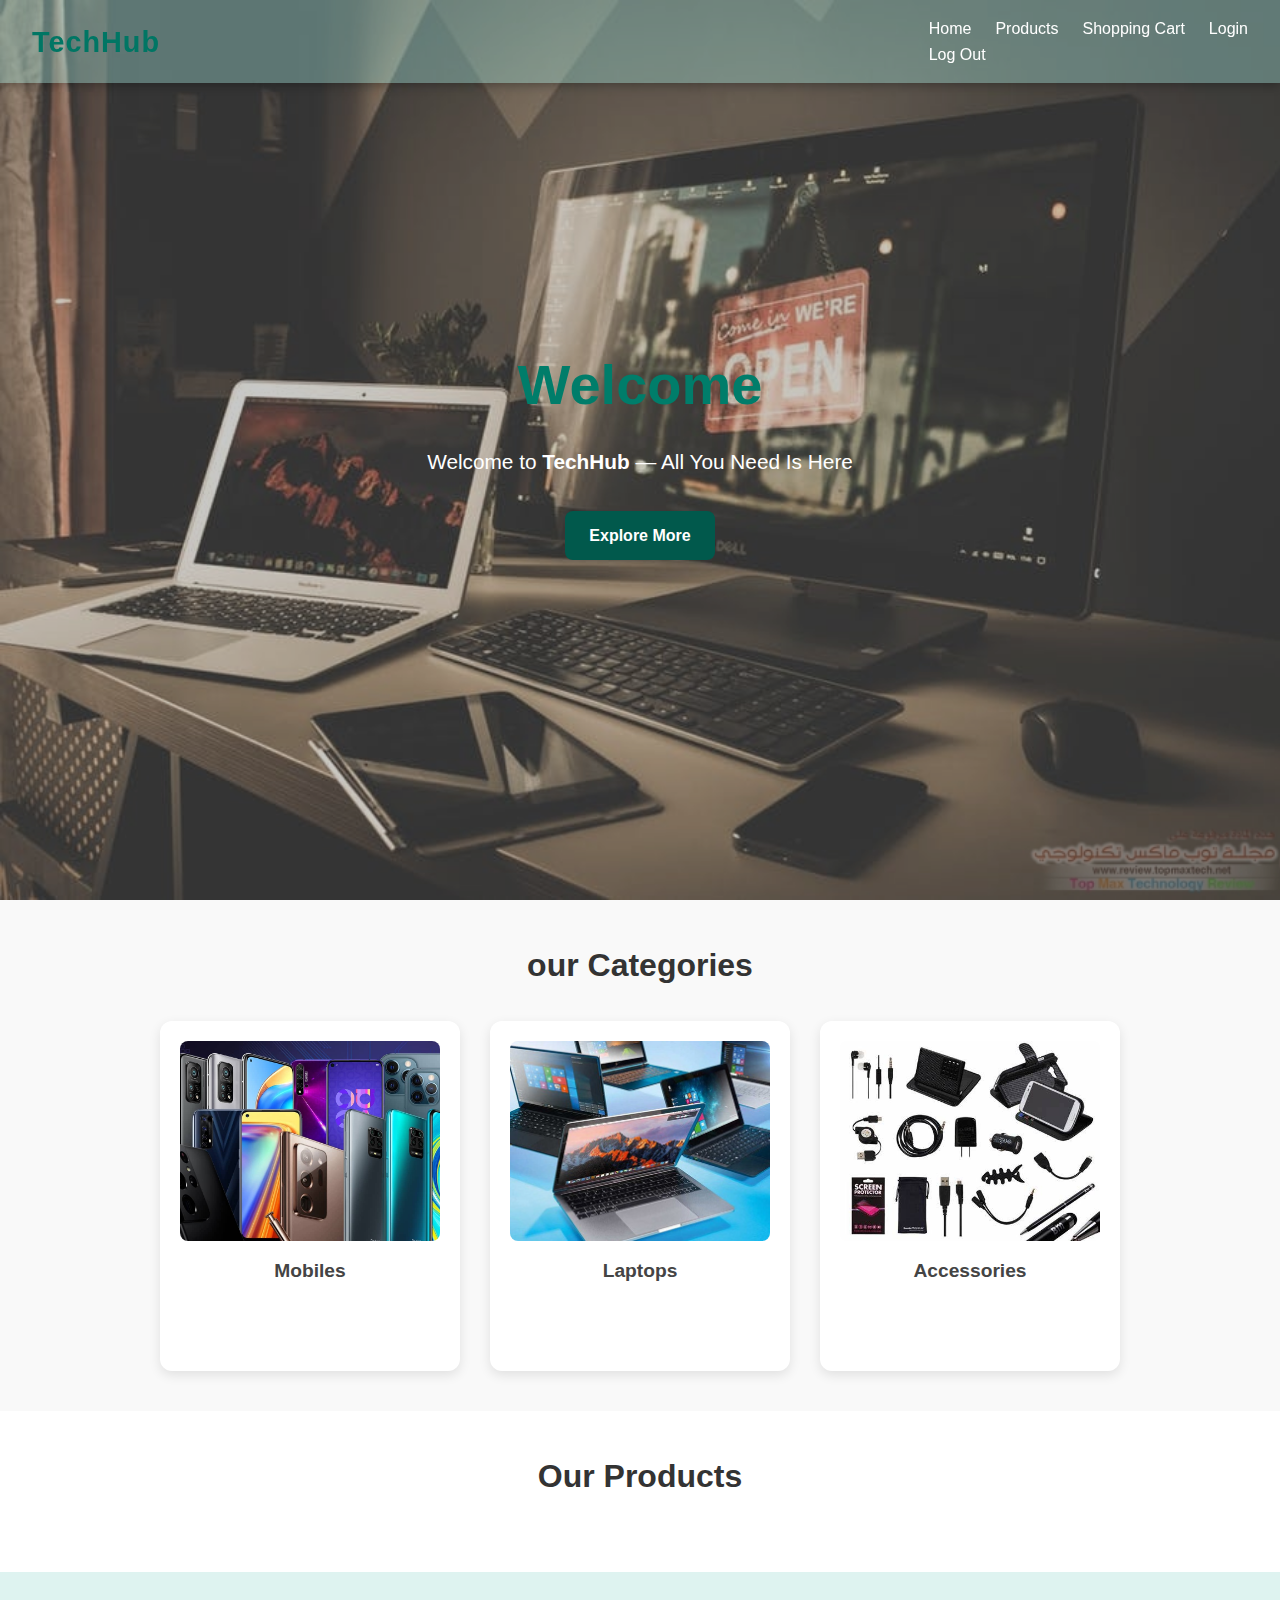
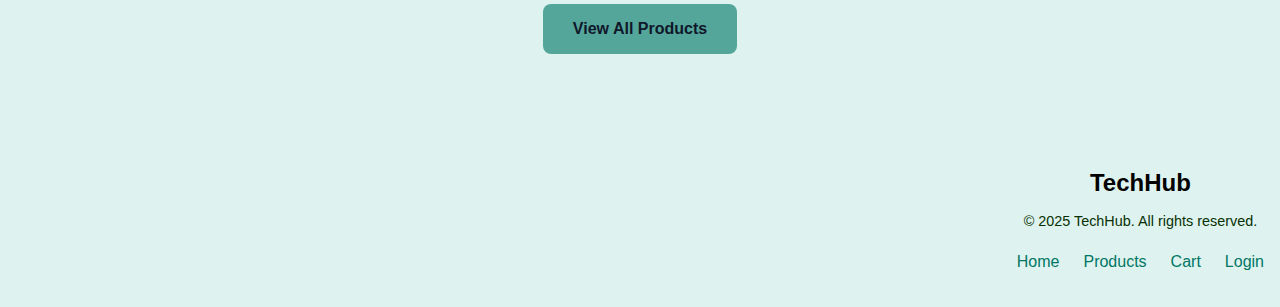
<file: index.html>
<!DOCTYPE html>
<html lang="en">
<head>
  <meta charset="UTF-8" />
  <meta name="viewport" content="width=device-width, initial-scale=1.0"/>
  <title>TechHub</title>
  <link rel="stylesheet" href="./css/index.css" />
   <link
      rel="stylesheet"
      href="https://cdnjs.cloudflare.com/ajax/libs/font-awesome/6.7.2/css/all.min.css"
      integrity="sha512-Evv84Mr4kqVGRNSgIGL/F/aIDqQb7xQ2vcrdIwxfjThSH8CSR7PBEakCr51Ck+w+/U6swU2Im1vVX0SVk9ABhg=="
      crossorigin="anonymous"
      referrerpolicy="no-referrer"
    />
</head>
<body>
  <!-- Header -->
  <header id="header">
    <h1>TechHub</h1>
    <nav>
      <ul>
        <li><a href="./index.html">Home</a></li>
        <li><a href="./html/Product.html">Products</a></li>
        <li><a href="./html/shoppingcart.html">Shopping Cart</a></li>
        <li>
          <a href="./html/login.html">Login</a>
        </li>
      </ul>
      <div class="logOut">
            Log Out
          </div>
    </nav>
  </header>

  <!-- Intro Section -->
  <section id="intro">
    <div class="layout"></div>
    <div class="content">
      <h2>Welcome</h2>
      <p>Welcome to <strong>TechHub</strong> — All You Need Is Here</p>
      <a href="#one" class="button">Explore More</a>
    </div>
  </section>

  <!-- Category Section -->
  <section class="category-section" id="one">
    <h2 class="section-title">our Categories</h2>
    <div class="category-cards">
      <div class="category-card">
        <div class="category-image">
          <img src="./assets/images/product7.jpg" alt="Mobiles" />
        </div>
        <h3>Mobiles</h3>
      </div>

      <div class="category-card">
        <div class="category-image">
          <img src="./assets/images/product9.jpg" alt="Laptops" />
        </div>
        <h3>Laptops</h3>
      </div>

      <div class="category-card">
        <div class="category-image">
          <img src="./assets/images/product5.jpg" alt="Accessories" />
        </div>
        <h3>Accessories</h3>
      </div>
    </div>
  </section>

  <!-- Products Section -->
  <section class="product-section">
    <h2 class="section-title">Our Products</h2>
    <div class="product-grid" id="product-grid">
    </div>
  </section>

  <!-- View More Button -->
  <div class="view-more-container">
    <a href="./html/Product.html" class="view-more-btn">View All Products</a>
  </div>

  <!-- Footer -->
  <footer class="site-footer">
    <div class="footer-container">
      <h3>TechHub</h3>
      <p>© 2025 TechHub. All rights reserved.</p>
      <ul class="footer-links">
        <li><a href="./index.html">Home</a></li>
        <li><a href="./html/Product.html">Products</a></li>
        <li><a href="./html/shoppingcart.html">Cart</a></li>
        <li><a href="./html/login.html">Login</a></li>
      </ul>
    </div>
  </footer>

  <script src="./js/productshow.js"></script>
  <script src="./js/homeproduct.js"></script>
  <script src="./js/index.js"></script>
</body>
</html>
</file>
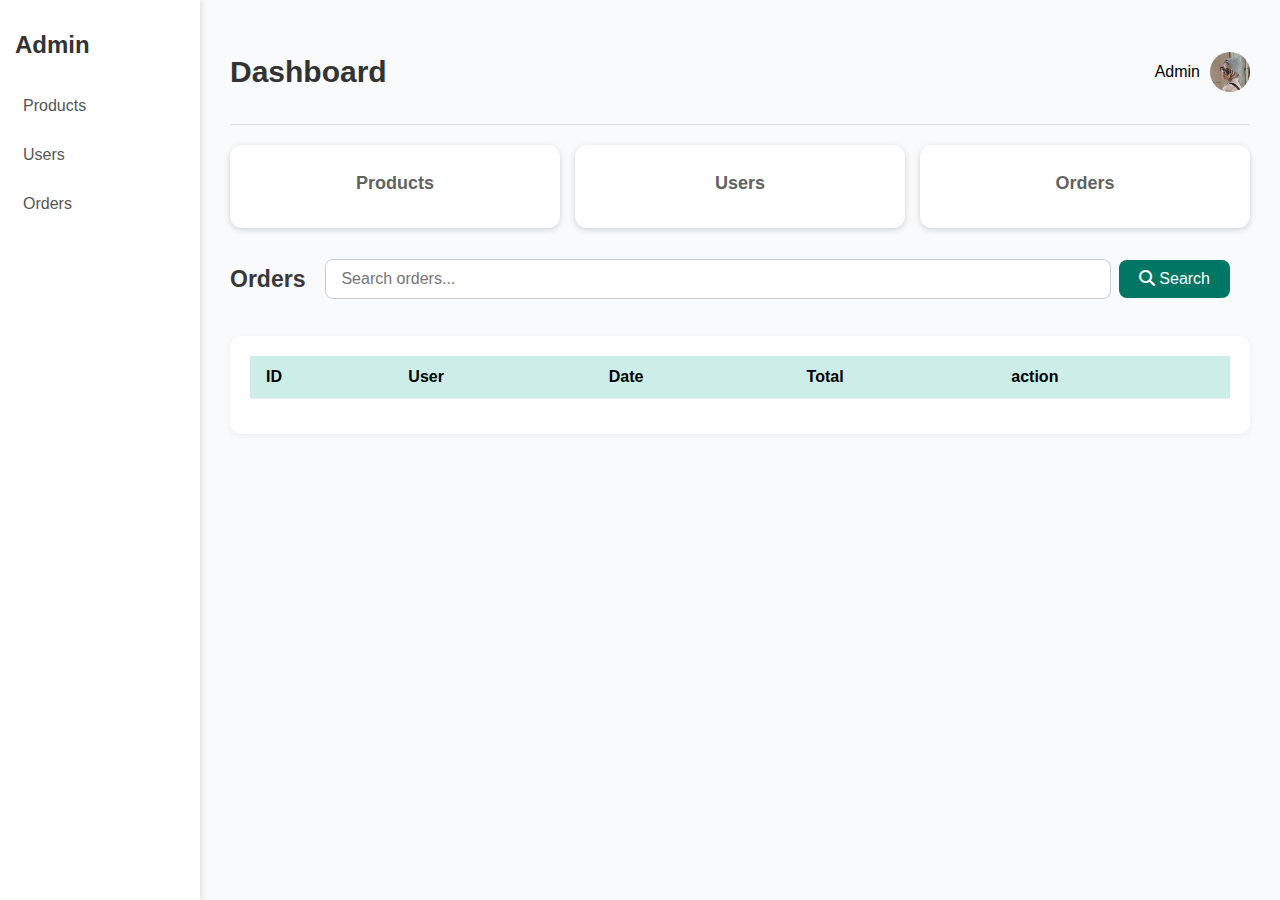
<file: html/adminorder.html>
<!DOCTYPE html>
<html lang="en">

<head>
  <meta charset="UTF-8">
  <meta name="viewport" content="width=device-width, initial-scale=1.0">
  <title>orders</title>
  <link rel="stylesheet" href="../css/adminDashboard.css">
  <link
      rel="stylesheet"
      href="https://cdnjs.cloudflare.com/ajax/libs/font-awesome/6.7.2/css/all.min.css"
      integrity="sha512-Evv84Mr4kqVGRNSgIGL/F/aIDqQb7xQ2vcrdIwxfjThSH8CSR7PBEakCr51Ck+w+/U6swU2Im1vVX0SVk9ABhg=="
      crossorigin="anonymous"
      referrerpolicy="no-referrer"
    />
</head>

<body>
  <div class="dashboard">
    <!-- Sidebar -->
    <aside class="sidebar">
      <h1>Admin</h1>
      <nav>
        <a href="./adminDashboard.html">Products</a>
        <a href="./adminusers.html">Users</a>
        <a href="./adminorder.html">Orders</a>
      </nav>
    </aside>

    <!-- Main Content -->
    <main class="main-content">
      <header class="header">
        <h2>Dashboard</h2>
        <div class="admin-info">
          <span>Admin</span>
          <img src="../assets/images/admin.jpg" alt="Admin avatar">
        </div>
      </header>

      <!-- Stats -->
      <section class="stats">
        <div class="stat-card">
          <h3>Products</h3>
          <p></p>
        </div>
        <div class="stat-card">
          <h3>Users</h3>
          <p></p>
        </div>
        <div class="stat-card">
          <h3>Orders</h3>
          <p></p>
        </div>
      </section>
      <!-- Orders Section -->
      <section id="orders" class="section">
        <div class="section-header">
          <h3>Orders</h3>
          <div class="search-bar">
              <input type="text" placeholder="Search orders...">
              <button class="seerchBtn"><i class="fas fa-search"></i> Search</button>
          </div>
          
      </div>
        <div class="table-container">
          <table>
            <thead>
              <tr>
                <th>ID</th>
                <th>User</th>
                <th>Date</th>
                <th>Total</th> 
                <th class="action">action</th> 
                <th class="id">id</th>
              </tr>
            </thead>
            <tbody>
              
            </tbody>
          </table>
          <div class="massageNoData">NO DATA</div>
              <div class="buttons"></div>
        </div>
      </section>
    </main>
  </div>
  <script src="../js/status.js"></script>
  <script src="../js/adminutils.js"></script>
  <script src="../js/adminorder.js"></script>
</body>

</html>
</file>
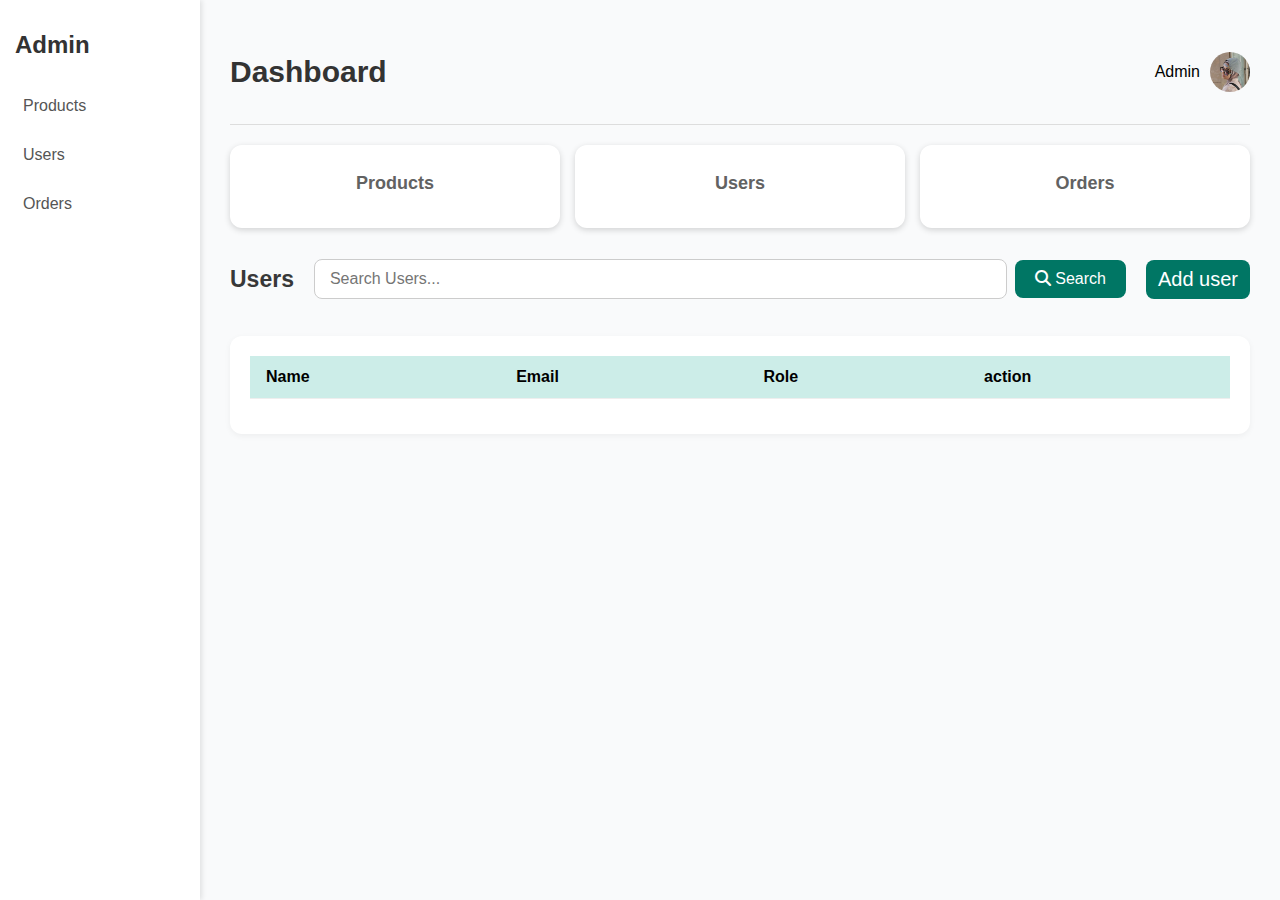
<file: html/adminusers.html>
<!DOCTYPE html>
<html lang="en">

<head>
  <meta charset="UTF-8">
  <meta name="viewport" content="width=device-width, initial-scale=1.0">
  <title>users</title>
  <link rel="stylesheet" href="../css/adminDashboard.css">
  <!-- <link rel="stylesheet" href="../css/register.css"> -->
  <link
      rel="stylesheet"
      href="https://cdnjs.cloudflare.com/ajax/libs/font-awesome/6.7.2/css/all.min.css"
      integrity="sha512-Evv84Mr4kqVGRNSgIGL/F/aIDqQb7xQ2vcrdIwxfjThSH8CSR7PBEakCr51Ck+w+/U6swU2Im1vVX0SVk9ABhg=="
      crossorigin="anonymous"
      referrerpolicy="no-referrer"
    />
</head>

<body>
  <div class="dashboard">
    <!-- Sidebar -->
    <aside class="sidebar">
      <h1>Admin</h1>
      <nav>
        <a href="./adminDashboard.html">Products</a>
        <a href="./adminusers.html">Users</a>
        <a href="./adminorder.html">Orders</a>
      </nav>
    </aside>

    <!-- Main Content -->
    <main class="main-content">
      <header class="header">
        <h2>Dashboard</h2>
        <div class="admin-info">
          <span>Admin</span>
          <img src="../assets/images/admin.jpg" alt="Admin avatar">
        </div>
      </header>

      <!-- Stats -->
      <section class="stats">
        <div class="stat-card">
          <h3>Products</h3>
          <p></p>
        </div>
        <div class="stat-card">
          <h3>Users</h3>
          <p></p>
        </div>
        <div class="stat-card">
          <h3>Orders</h3>
          <p></p>
        </div>
      </section>

      <!-- Users Section -->
      <section id="users" class="section">
        <div class="section-header">
          <h3>Users</h3>
          <div class="search-bar">
            <input type="text" placeholder="Search Users...">
            <button class="seerchBtn"><i class="fas fa-search"></i> Search</button>
          </div>
          <button id="addu">Add user</button> <!--add id-->
        </div>

        <div class="table-container">
          <table>
            <thead>
              <tr>
                <th>Name</th>
                <th>Email</th>
                <th>Role</th>
                <th class="action">action</th> 
                <th class="id">id</th>
              </tr>
            </thead>
            <tbody>
              
            </tbody>

          </table>
          <div class="massageNoData">NO DATA</div>
                    <div class="buttons"></div>
        </div>
      </section>
<!-- ------------------------------------------------------------------------------------------------------ -->

<div id="cartOverlay" class="cartOverlay"></div>
    <div id="cartModal" class="cartModal">
      <header id="header" class="header">
        <h2>Add User</h2>
        <button id="headerclose" class="headerclose"><i class="fa-solid fa-xmark"></i></button>
      </header>

      <section class="register">
        <!-- <h1>Sign up</h1> -->
        <!-- <form action=""> -->
            <!-- <label for="name"> name </label> -->
            <!-- <br> -->
            <input  type="text" name="name" id="name" class="register" placeholder="Enter the name">
            <div id="errorname">user name should be more than three characters</div>
    
            <!-- <label for="email"> email </label> -->
            <!-- <br> -->
            <input type="email" name="email" id="email" class="register" placeholder="Enter the email">
            <div id="erroremail">invalid email</div>
    
            <!-- <label for="username"> username </label> -->
            <!-- <br> -->
            <input type="text" name="username" id="username" class="register" placeholder="Enter the username">
            <div id="errorusername">user name should be more than three characters</div>
    
            <!-- <label for="password"> password </label> -->
            <!-- <br> -->
            <input type="password" name="password" id="password" class="register" placeholder="Enter the password">
            <div id="errorpassword">weak password have to include upper and lower case and special chacacter</div>
    
            <!-- <label for="confirm"> confirm </label> -->
            <!-- <br> -->
            <input type="password" name="confirm" id="confirm" class="register" placeholder="Enter the confirm">
            <div id="errorconfirm">password does not match</div>
    
            <!-- <label for="phone"> phone </label> -->
            <!-- <br> -->
            <input type="tel" name="phone" id="phone" class="register" placeholder="Enter the phone">
            <div id="errorphone">invalid number</div>

            <select name="role" id="role">
                <option value="customer">customer</option>
                <option value="seller">seller</option>
                <option value="admin">admin</option>
            </select>
            <br>
            <br>
            <br>
    
            <!-- <button type="submit" id="submit">register</button> -->
        <!-- </form> -->
    </section>


      <footer>
        <button id="adduser" class="addproduct">Add</button>
        <button id="cencelproduct" class="cencelproduct">Cancel</button>
      </footer>
      <!-- <span id="submit"></span>
      <span id="signIn"></span> -->
    </div>


  <!----------------------------------------------------------------------------------------------------->
  <div id="cartOverlaydelete" class="cartOverlay"></div>
  <div id="cartModaldelete" class="cartModal">
    <!-- <header id="headerupdate" class="header"> -->
      <h2>You are sure delete it ?</h2>

      <!-- <button id="headercloseupdate" class="headerclose"><i class="fa-solid fa-xmark"></i></button> -->
    <!-- </header> -->
    
    <footer>
      <button id="productdelete" class="addproduct">delete</button>
      <button id="cencelproductdelete" class="cencelproduct">Cancel</button>           <!---edit it-->>
    </footer>

  </div>






  
  </div>
  <script src="../js/validation.js"></script>
  <script src="../js/regester.js"></script>
  <script src="../js/status.js"></script>
  <script src="../js/adminutils.js"></script>
  <script src="../js/adminUser.js"></script>

  
</body>

</html>
</file>
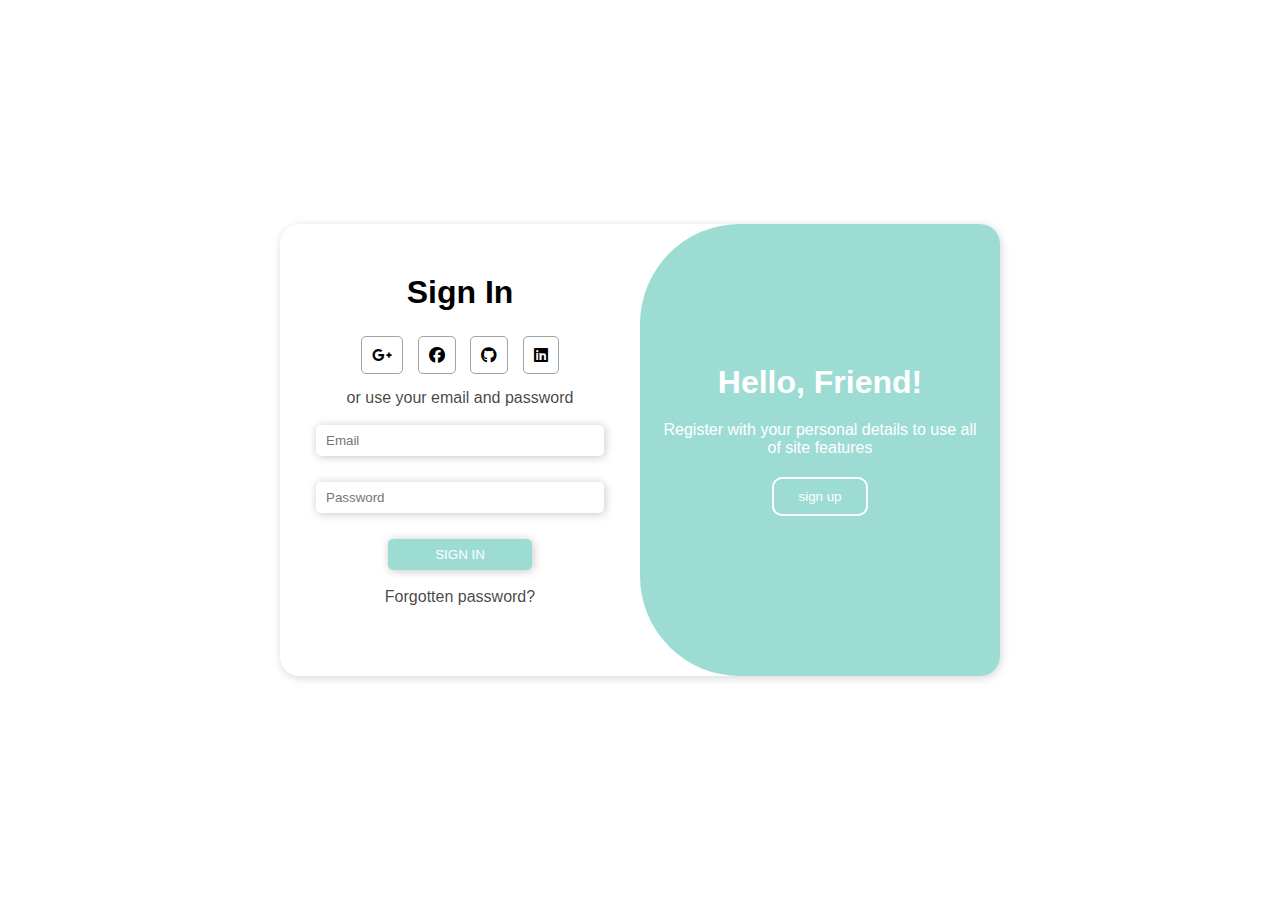
<file: html/login.html>
<!DOCTYPE html>
<html lang="en">
<head>
    <meta charset="UTF-8">
    <meta name="viewport" content="width=device-width, initial-scale=1.0">
    <title>Log In</title>
    <link rel="stylesheet" href="../css/login.css">
    <link rel="stylesheet" href="https://cdnjs.cloudflare.com/ajax/libs/font-awesome/6.7.2/css/all.min.css" integrity="sha512-Evv84Mr4kqVGRNSgIGL/F/aIDqQb7xQ2vcrdIwxfjThSH8CSR7PBEakCr51Ck+w+/U6swU2Im1vVX0SVk9ABhg==" crossorigin="anonymous" referrerpolicy="no-referrer" />
</head>
<body>
    <main>
        <section class="logIn">
            <h1>Sign In</h1>
            <div class="icons">
                <i class="fa-brands fa-google-plus-g"></i>
                <i class="fa-brands fa-facebook"></i>
                <i class="fa-brands fa-github"></i>
                <i class="fa-brands fa-linkedin"></i>
            </div>
            <p>or use your email and password</p>
            <form action="">
                <input type="email" id="email" placeholder="Email">
                <div id="erroremail">invalid email</div>

                <!-- <br> -->
                <input type="password" id="password" placeholder="Password">
                <div id="errorpassword">weak password have to include upper and lower case and special chacacter</div>

                <!-- <br> -->
                <button class="submit" type="submit" id="submit">SIGN IN</button>
            </form>
            <p class="forget">Forgotten password?</p>
            
        </section>
        <section class="welcome">
            <h1>Hello, Friend!</h1>
            <p>Register with your personal details to use all of site features</p>
            <button class="sign-up" id="sign-up">sign up</button>
        </section>
        <script src="../js/validation.js"></script>
        <script src="../js/login.js"></script>
    </main>
    
</body>
</html>
</file>
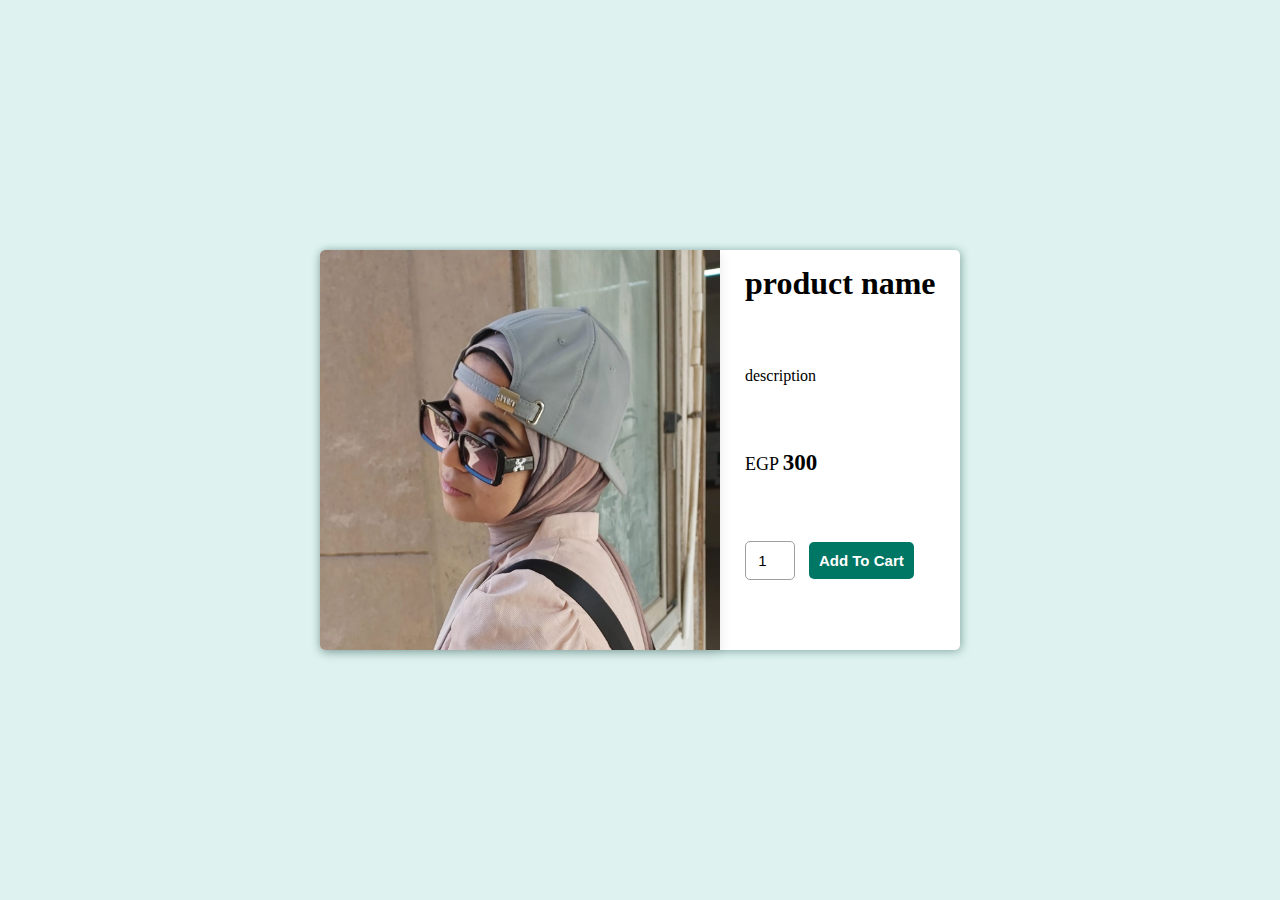
<file: html/productDetails.html>
<!DOCTYPE html>
<html lang="en">
  <head>
    <meta charset="UTF-8" />
    <meta name="viewport" content="width=device-width, initial-scale=1.0" />
    <title>Document</title>
    <link rel="stylesheet" href="../css/productDetails.css" />
  </head>
  <body>
    <main>
      <section id="sectionone">
        <!-- <img src="../assets/images/Dell-Sept-14.jpg" alt=""> -->
        <div id="img"></div>
      </section>
      <section id="sectiontwo">
        <h1>product name</h1>
        <p id="description">description</p>

        <div id="price">
          <!-- <span>EGP</span> -->
          <p>EGP <span>300</span></p>
        </div>
        <div>
          <input type="number" name="number" id="number" value="1" />
          <button id="addcart">Add To Cart</button>
        </div>
      </section>
    </main>
  </body>
</html>
</file>
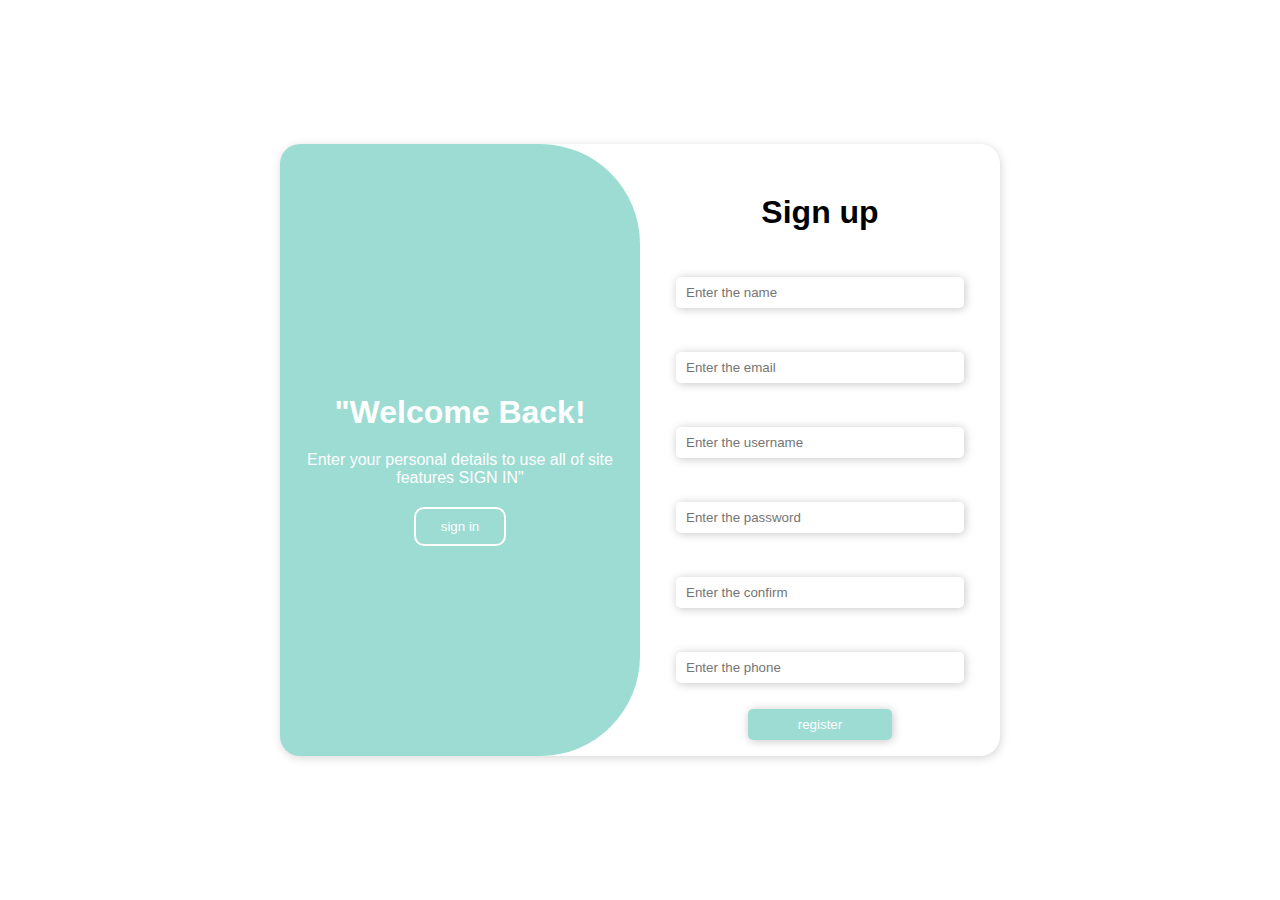
<file: html/register.html>
<!DOCTYPE html>
<html lang="en">
<head>
    <meta charset="UTF-8">
    <meta name="viewport" content="width=device-width, initial-scale=1.0">
    <title>Register</title>
    <link rel="stylesheet" href="../css/register.css">
</head>
<body>
    <main>
        <section class="welcome">
            <h1>"Welcome Back!</h1>
            <p>Enter your personal details to use all of site features
                SIGN IN"</p>
            <button class="sign-in">sign in</button>
        </section>
    
        <section class="register">
            <h1>Sign up</h1>
            <form action="">
                <!-- <label for="name"> name </label> -->
                <br>
                <input  type="text" name="name" id="name" class="register" placeholder="Enter the name">
                <div id="errorname"> you should name increase three</div>
        
                <!-- <label for="email"> email </label> -->
                <br>
                <input type="email" name="email" id="email" class="register" placeholder="Enter the email">
                <div id="erroremail">invalid email</div>
        
                <!-- <label for="username"> username </label> -->
                <br>
                <input type="text" name="username" id="username" class="register" placeholder="Enter the username">
                <div id="errorusername">you should user name increase three</div>
        
                <!-- <label for="password"> password </label> -->
                <br>
                <input type="password" name="password" id="password" class="register" placeholder="Enter the password">
                <div id="errorpassword">invalid password</div>
        
                <!-- <label for="confirm"> confirm </label> -->
                <br>
                <input type="password" name="confirm" id="confirm" class="register" placeholder="Enter the confirm">
                <div id="errorconfirm">error</div>
        
                <!-- <label for="phone"> phone </label> -->
                <br>
                <input type="tel" name="phone" id="phone" class="register" placeholder="Enter the phone">
                <div id="errorphone">invalid phone</div>
        
                <button type="submit" id="submit">register</button>
            </form>
        </section>

    </main>
    
    
    <script src="../js/regester.js"></script>
    <script src="../js/validation.js"></script>
</body>
</html>
</file>
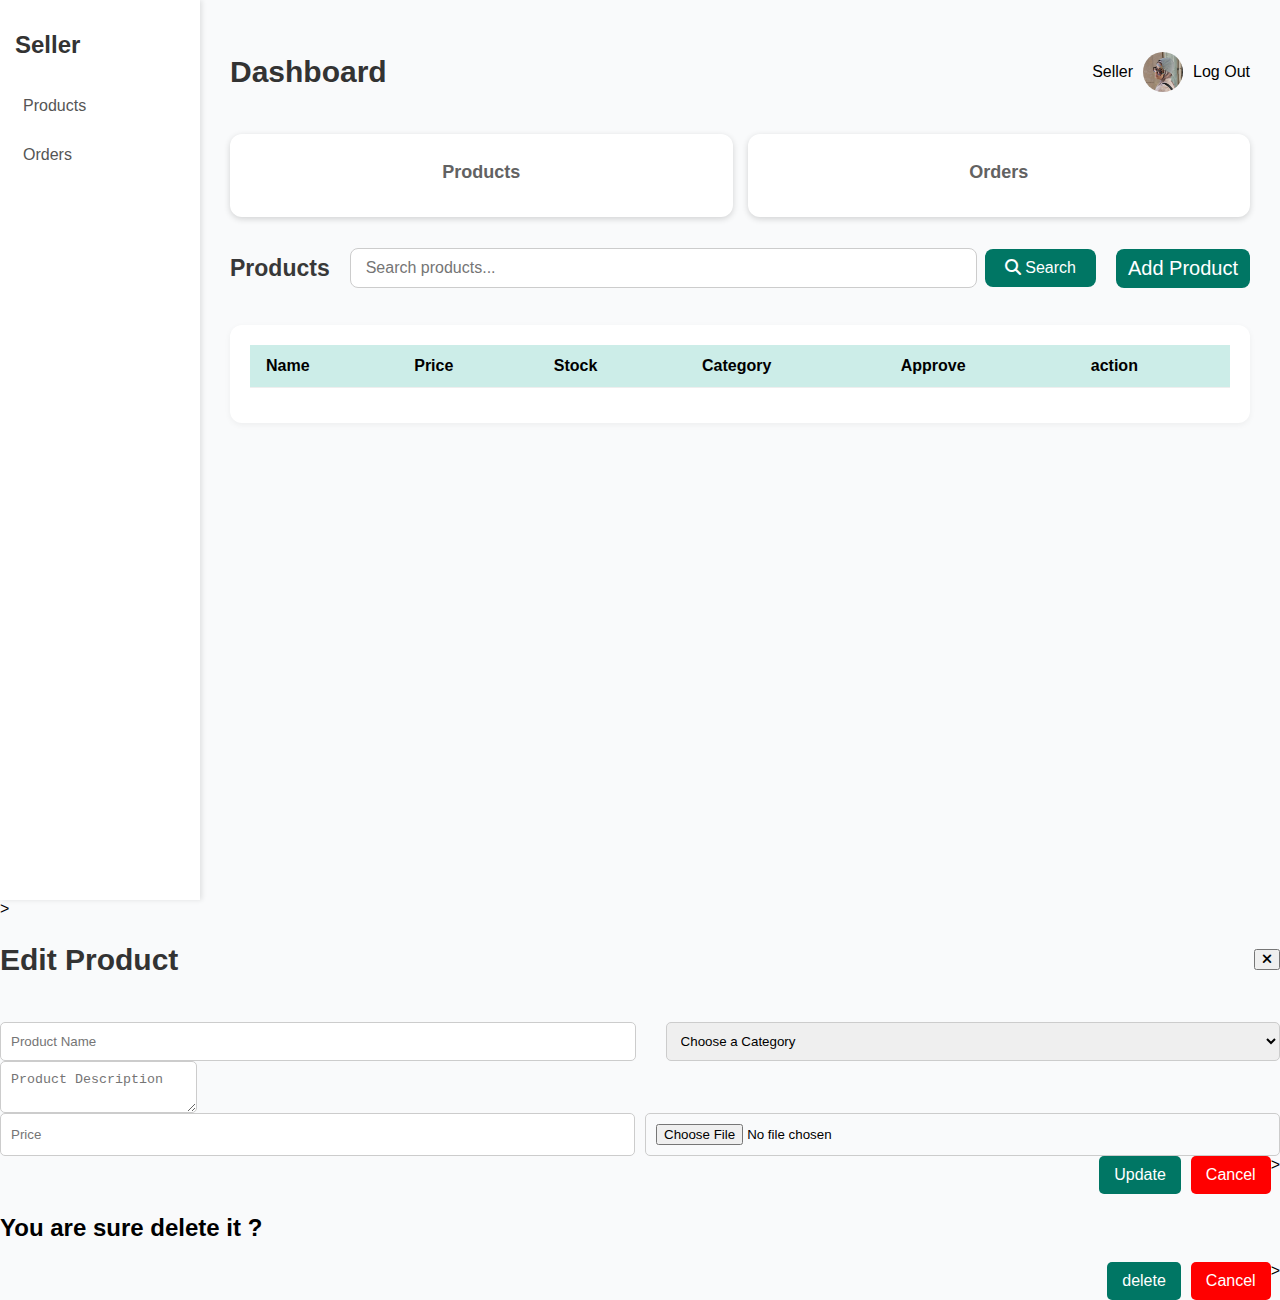
<file: html/sellerDashboard.html>
<!DOCTYPE html>
<html lang="en">
  <head>
    <meta charset="UTF-8" />
    <meta name="viewport" content="width=device-width, initial-scale=1" />
    <title>ٍ Seller Dashboard</title>
    <link rel="stylesheet" href="../css/sellerDashboard.css" />
    <link
      rel="stylesheet"
      href="https://cdnjs.cloudflare.com/ajax/libs/font-awesome/6.7.2/css/all.min.css"
      integrity="sha512-Evv84Mr4kqVGRNSgIGL/F/aIDqQb7xQ2vcrdIwxfjThSH8CSR7PBEakCr51Ck+w+/U6swU2Im1vVX0SVk9ABhg=="
      crossorigin="anonymous"
      referrerpolicy="no-referrer"
    />
  </head>

  <body>
    <div class="dashboard">
      <!-- Sidebar -->
      <aside class="sidebar">
        <h1>Seller</h1>
        <nav>
          <a href="./sellerDashboard.html">Products</a>
          <a href="./sellerOrder.html">Orders</a>
        </nav>
      </aside>

      <!-- Main Content -->
      <main class="main-content">
        <header class="header">
          <h2>Dashboard</h2>
          <div class="admin-info">
            <span>Seller</span>
            <img src="../assets/images/admin.jpg" alt="Admin avatar" />
            <div class="logOut">
            Log Out
          </div>
          </div>
        </header>

        <!-- Stats -->
        <section class="stats">
          <div class="stat-card">
            <h3>Products</h3>
            <p></p>
          </div>
          <div class="stat-card">
            <h3>Orders</h3>
            <p></p>
          </div>
        </section>

        <!-- Products Section -->
        <section id="products" class="section">
          <div class="section-header">
            <h3>Products</h3>
            <div class="search-bar">
              <input type="text" placeholder="Search products..." />
              <button class="seerchBtn">
                <i class="fas fa-search"></i> Search
              </button>
            </div>
            <button id="cart">Add Product</button>
          </div>
          <div class="table-container">
            <table id="targetTable"> <!-- edit add id-->
              <thead>
                <tr>
                  <th>Name</th>
                  <th>Price</th>
                  <th>Stock</th>
                  <th>Category</th>
                  <th>Approve</th>
                  <th class="action">action</th>
                  <th class="id">id</th>
                </tr>
              </thead>
              <tbody></tbody>
            </table>
            <div class="massageNoData">NO DATA</div>
            <div class="buttons"></div>
          </div>
        </section>
      </main>
    </div>
    </div>
     <!-- ------------------------------------------------------------------------------------------------- -->
      <!--add product -->>
     <div id="cartOverlay" class="cartOverlay"></div>
     <div id="cartModal" class="cartModal">
       <header id="header" class="header">
         <h2>Product Add</h2>
 
         <button id="headerclose" class="headerclose"><i class="fa-solid fa-xmark"></i></button>
       </header>
       <main id="main" class="main">
         <div class="input-group">
           <input
             type="text"
             id="productname"
             class="productname"
             name="productname"
             placeholder="Product Name"
           />
           <select name="category" id="category" class="category">
             <option value="" disabled selected>Choose a Category</option>
             <option value="mobile">Mobile</option>
             <option value="laptop">Laptop</option>
             <option value="accessories">Accessories</option>
           </select>
         </div>
 
         <div class="input-group">
           <textarea
             name="description"
             id="description"
             class="description"
             placeholder="Product Description"
           ></textarea>
         </div>
 
         <div class="input-group">
           <input type="number" id="price" class="price" name="price" placeholder="Price" />
           <input type="file" id="imgurl" class="imgurl" name="imgurl" />
         </div>
       </main>
 
       <footer>
         <button id="addproduct" class="addproduct">Add</button>
         <button id="cencelproduct" class="cencelproduct">Cancel</button>
       </footer>
     </div>
     <!-- -------------------------------------------------------------------------------------------- -->

     <!-- update -->
    <div id="cartOverlayupdate" class="cartOverlay"></div>
    <div id="cartModalupdate" class="cartModal">
      <header id="headerupdate" class="header">
        <h2>Edit Product</h2>

        <button id="headercloseupdate" class="headerclose"><i class="fa-solid fa-xmark"></i></button>
      </header>
      <main id="mainupdate" class="main">
        <div class="input-group">
          <input
            type="text"
            id="productnameupdate"
            class="productname"
            name="productname"
            placeholder="Product Name"
          />
          <select name="category" id="categoryupdate" class="category">
            <option value="" disabled selected>Choose a Category</option>
            <option value="mobile">mobile</option>
            <option value="laptops">laptops</option>
            <option value="accessories">accessories</option>
          </select>
        </div>

        <div class="input-group">
          <textarea
            name="description"
            id="descriptionupdate"
            class="description"
            placeholder="Product Description"
          ></textarea>
        </div>

        <div class="input-group">
          <input type="number" id="priceupdate" class="price" name="price" placeholder="Price" />
          <input type="file" id="imgurlupdate" class="imgurl" name="imgurl" />
        </div>
      </main>

      <footer>
        <button id="productupdate" class="addproduct">Update</button>
        <button id="cencelproductupdate" class="cencelproduct">Cancel</button>           <!---edit it-->>
      </footer>
    </div>
    <!-- -------------------------------------------------- -->
     <!-- delete -->
     <div id="cartOverlaydelete" class="cartOverlay"></div>
     <div id="cartModaldelete" class="cartModal">
       <!-- <header id="headerupdate" class="header"> -->
         <h2>You are sure delete it ?</h2>
 
         <!-- <button id="headercloseupdate" class="headerclose"><i class="fa-solid fa-xmark"></i></button> -->
       <!-- </header> -->
       
       <footer>
         <button id="productdelete" class="addproduct">delete</button>
         <button id="cencelproductdelete" class="cencelproduct">Cancel</button>           <!---edit it-->>
       </footer>
      </div>

    <script src="../js/adminutils.js"></script>
    <script src="../js/sellerProduct.js"></script>
</body>
</html>
</file>
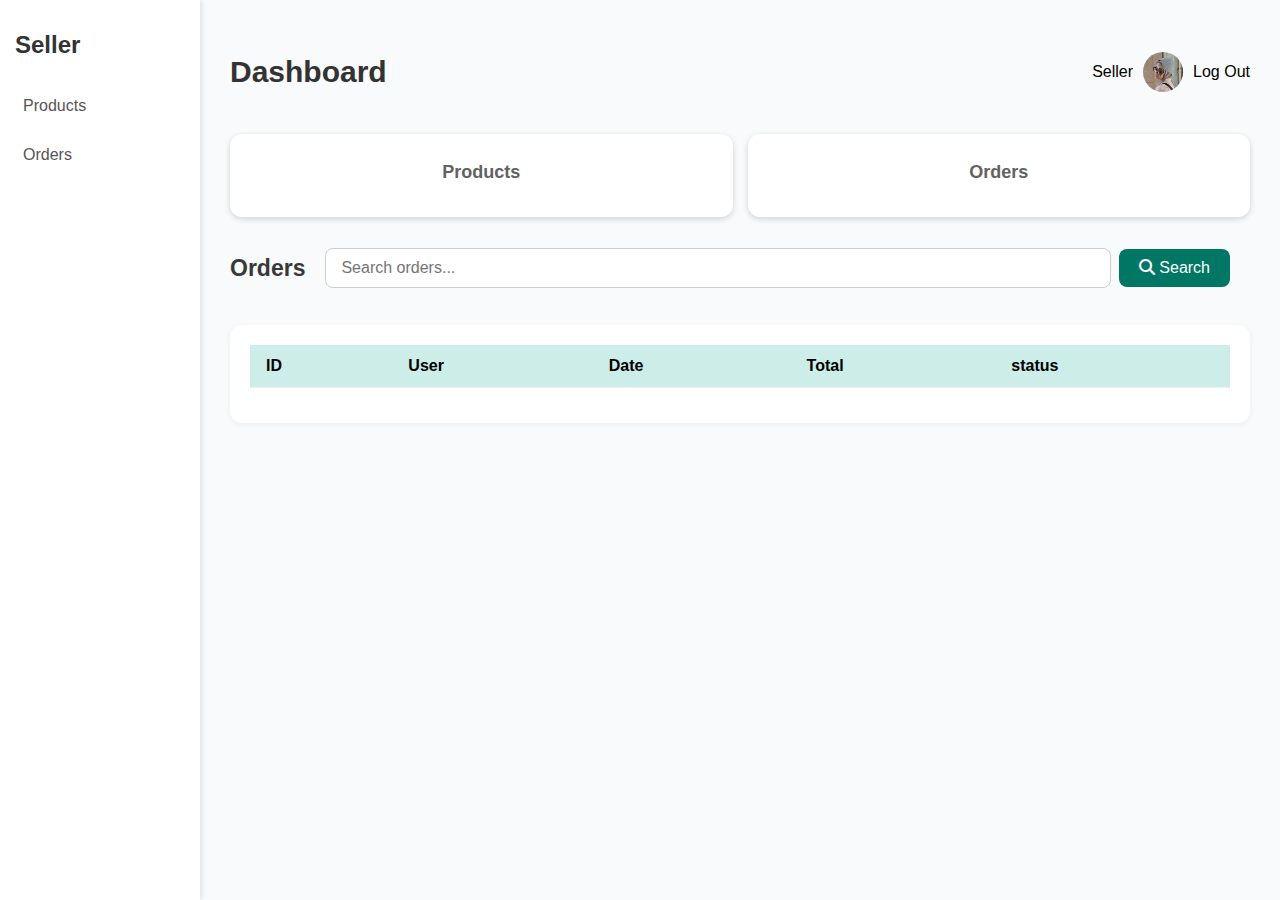
<file: html/sellerOrder.html>
<!DOCTYPE html>
<html lang="en">
  <head>
    <meta charset="UTF-8" />
    <meta name="viewport" content="width=device-width, initial-scale=1" />
    <title>Seller Dashboard</title>
    <link rel="stylesheet" href="../css/sellerDashboard.css" />
    <link
      rel="stylesheet"
      href="https://cdnjs.cloudflare.com/ajax/libs/font-awesome/6.7.2/css/all.min.css"
      integrity="sha512-Evv84Mr4kqVGRNSgIGL/F/aIDqQb7xQ2vcrdIwxfjThSH8CSR7PBEakCr51Ck+w+/U6swU2Im1vVX0SVk9ABhg=="
      crossorigin="anonymous"
      referrerpolicy="no-referrer"
    />
  </head>

  <body>
    <div class="dashboard">
      <!-- Sidebar -->
      <aside class="sidebar">
        <h1>Seller</h1>
        <nav>
          <a href="./sellerDashboard.html">Products</a>
          <a href="./sellerOrder.html">Orders</a>
        </nav>
      </aside>

      <!-- Main Content -->
      <main class="main-content">
        <header class="header">
          <h2>Dashboard</h2>
          <div class="admin-info">
            <span>Seller</span>
            <img src="../assets/images/admin.jpg" alt="Admin avatar" />
            <div class="logOut">
            Log Out
          </div>
          </div>
        </header>

        <!-- Stats -->
        <section class="stats">
          <div class="stat-card">
            <h3>Products</h3>
            <p></p>
          </div>
          <div class="stat-card">
            <h3>Orders</h3>
            <p></p>
          </div>
        </section>

        <!-- Products Section -->
        <section id="products" class="section">
          <div class="section-header">
            <h3>Orders</h3>
            <div class="search-bar">
              <input type="text" placeholder="Search orders..." />
              <button class="seerchBtn">
                <i class="fas fa-search"></i> Search
              </button>
            </div>
          </div>
          <div class="table-container">
            <table>
              <thead>
                <tr>
                    <th>ID</th>
                    <th>User</th>
                    <th>Date</th>
                    <th>Total</th>
                    <th>status</th>

                </tr>
              </thead>
              <tbody></tbody>
            </table>
            <div class="massageNoData">NO DATA</div>
            <div class="buttons"></div>
          </div>
        </section>
      </main>
    </div>
    </div>
    <script src="../js/adminutils.js"></script>
    <script src="../js/sellerOrder.js"></script>
</body>
</html>
</file>
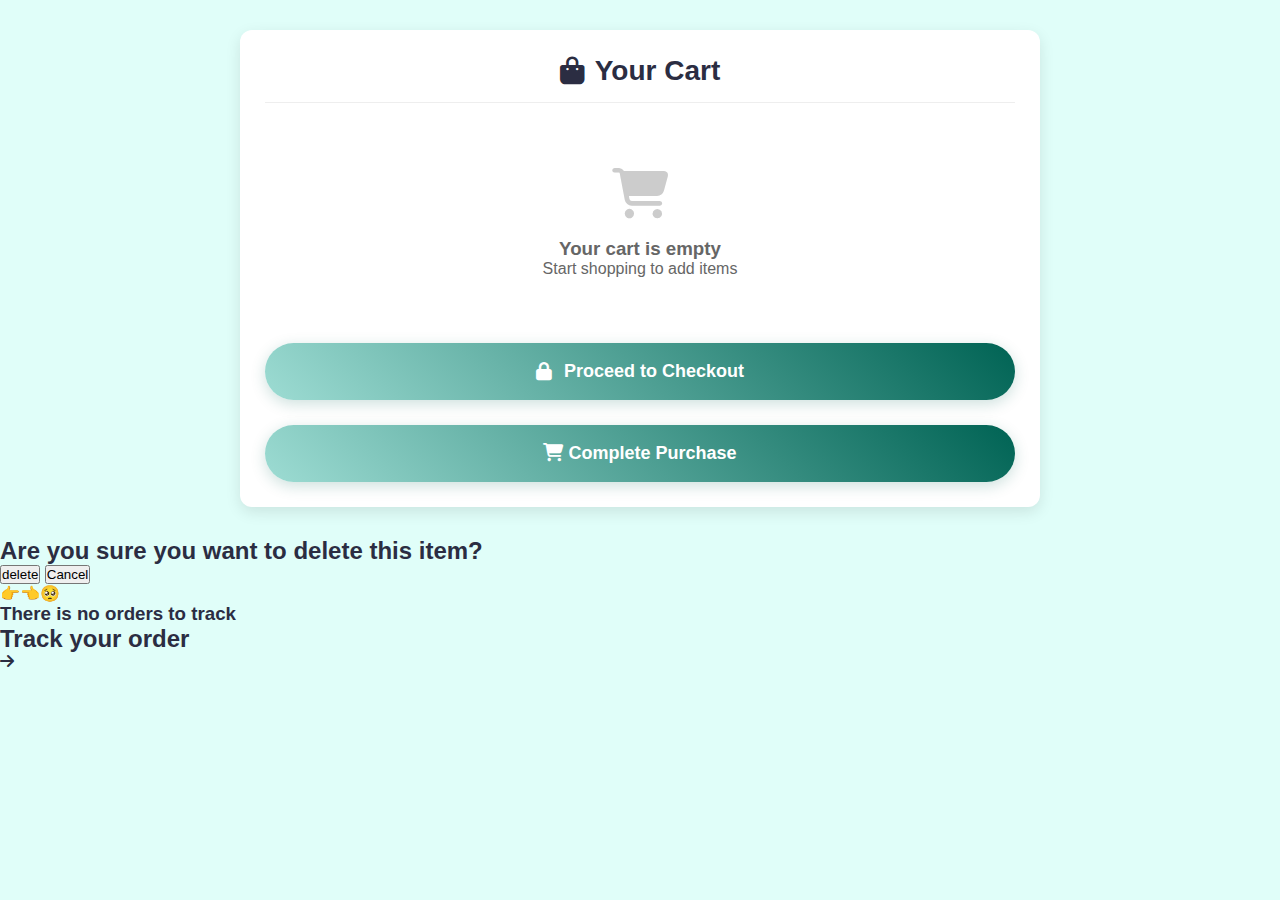
<file: html/shoppingcart.html>
<!DOCTYPE html>
<html lang="en">
  <head>
    <meta charset="UTF-8" />
    <meta name="viewport" content="width=device-width, initial-scale=1.0" />
    <title>Shopping Cart</title>
    <link rel="stylesheet" href="../css/shoppingCart.css" />
    <link
      rel="stylesheet"
      href="https://cdnjs.cloudflare.com/ajax/libs/font-awesome/6.4.0/css/all.min.css"
    />
  </head>
  <body>
    <div class="cart-container">
      <div class="cart-header">
        <h1><i class="fas fa-shopping-bag"></i> Your Cart</h1>
      </div>

      <div class="cart-items">
      </div>

            <!-- Uncomment to show empty state -->
      <div class="empty-cart">
        <i class="fas fa-shopping-cart"></i>
        <h3>Your cart is empty</h3>
        <p>Start shopping to add items</p>
      </div>

        <button class="checkout-btn payment">
          <i class="fas fa-lock"></i>
          Proceed to Checkout
        </button>
        <button class="checkout-btn">
          <a href="../html/Product.html">
            <i class="fas fa-shopping-cart"></i>
          Complete Purchase
          </a>
        </button>
      </div>

    </div>

    <!-- delete sweat card -->
    <div id="cartOverlaydelete" class="cartOverlay"></div>
     <div id="cartModaldelete" class="cartModal">
         <h2>Are you sure you want to delete this item?</h2>
       
       <footer>
         <button id="productdelete" class="deleteorder">delete</button>
         <button id="cencelproductdelete" class="cencel">Cancel</button>           
       </footer>

     </div>


     <!-- no order sweat alert -->

  <div class="customAlert">
  <div class="alertContent">
    <div class="success-icon">👉👈🥺</div>
    <h3>There is no orders to track</h3>   
  </div>
</div>


  <div class="track">
    <h2>Track your order</h2>
    <div class="trackArrow">
      <i class="fa-solid fa-arrow-right"></i>
    </div>
  </div>

    <script src="../js/shoppingCart.js"></script>
  </body>
</html>
</file>
<file: css/adminDashboard.css>
body {
    margin: 0;
    font-family: 'Segoe UI', Tahoma, Geneva, Verdana, sans-serif;
    background-color: #f9fafb;
}

.dashboard {
    display: grid;
    grid-template-columns: 200px 1fr; 
    min-height: 100vh;
}

.sidebar {
    background-color: white;
    padding: 15px;
    box-shadow: 2px 0 5px rgba(0, 0, 0, 0.1);
}

.sidebar h1 {
    font-size: 24px;
    margin-bottom: 30px;
    color: #333;
}

.sidebar nav a {
    display: block;
    color: #555;
    margin-bottom: 15px;
    text-decoration: none;
    padding: 8px;
}

.sidebar nav a:hover {
    background-color: #f1f5f9;
    border-radius: 8px;
    padding: 9px;
}

.main-content {
    padding: 30px;
}

.header {
    display: flex;
    justify-content: space-between;
    align-items: center;
    margin-bottom: 20px;
}

.header h2 {
    font-size: 30px;
    color: #333;
}

.admin-info {
    display: flex;
    align-items: center;
    gap: 10px;
}

.admin-info img {
    width: 40px;
    height: 40px;
    border-radius: 50%;
}

.stats {
    display: grid;
    grid-template-columns: repeat(auto-fit, minmax(150px, 1fr));
    gap: 15px;
    margin-bottom: 15px;
}

.stat-card {
    background-color: white;
    padding: 10px;
    border-radius: 12px;
    text-align: center;
    box-shadow: 0 2px 6px rgba(0, 0, 0, 0.16);
}

.stat-card h3 {
    font-size: 18px;
    color: #626262;
}

.stat-card p {
    font-size: 24px;
    font-weight: bold;
    color: #333;
}


.section-header {
    display: flex;
    justify-content: space-between;
    align-items: center;
    margin-bottom: 20px;
}

.section h3 {
    font-size: 23px;
    color: #383838;
}

.section-header button {
    background-color: #007664;
    color: white;
    border: none;
    padding: 8px 12px;
    border-radius: 8px;
    cursor: pointer;
    font-size: 20px;
}

.section-header button:hover {
    background-color: #007664;
}

.search-bar {
    display: flex;
    align-items: center;
    gap: 8px;
    flex: 1;
    margin: 0 20px;
}

.search-bar input {
    flex: 1;
    padding: 10px 15px;
    border: 1px solid #ccc;
    border-radius: 8px;
    outline: none;
    font-size: 16px;
}

.search-bar input:focus {
    border-color: #005d208a;
    box-shadow: 0 0 0 2px rgba(59, 246, 184, 0.2);
}

.search-bar button {
    background-color: #007664;
    border: none;
    padding: 10px 20px;
    border-radius: 8px;
    color: white;
    font-size: 16px;
    cursor: pointer;
    transition: background-color 0.3s;
}

.search-bar button:hover {
    background-color: #006354;
}

.table-container {
    overflow-x: auto;
    background-color: white;
    padding: 20px;
    border-radius: 12px;
    box-shadow: 0 2px 6px rgba(0, 0, 0, 0.05);
}

table {
    width: 100%;
    border-collapse: collapse;
}

thead {
    background-color: #9ddcd386;
}

th,
td {
    padding: 12px 16px;
    text-align: left;
    border-bottom: 1px solid #eee;
}

tbody tr:hover {
    background-color: #f9fafb;
}

.massageNoData {
    text-align: center;
    display: none;
}
.buttons {
    text-align: center;
    margin-top: 15px;
}

.buttons button {
    padding: 7px 10px;
    border:1px solid black ;
    border-radius: 5px;
    margin: 3px;
    background-color: #CCEDE8;
}
.buttons button:hover {
    background-color: #006354;
    
    color: white;
    border: white 1px solid;
    cursor: pointer;
}

.id {
    display: none;
}

.action {
    display: grid;
}
.action i {
    margin: 3px;
    border: 1px solid rgba(0, 0, 0, 0.286);
    width: fit-content;
    padding: 5px;
    border-radius: 5px;
}
.action i:hover {
    cursor: pointer;
}
.fa-trash {
    color: rgb(148, 0, 0);
    border-color: rgb(150, 0, 0);
}
.fa-pen {
    color: rgb(0, 99, 49);
    border-color: rgb(0, 99, 49);
}
/*************************************************************************************************************/

.cartOverlay {
    position: fixed;
    top: 0;
    left: 0;
    width: 100%;
    height: 100%;
    background: rgba(0, 0, 0, 0.5);
    display: none;
  }
  
  .cartModal {
    position: fixed;
    top: 50%;
    left: 50%;
    transform: translate(-50%, -50%);
    background: #fff;
    padding: 20px;
    box-shadow: 0px 0px 15px rgba(0, 0, 0, 0.3);
    border-radius: 10px;
    z-index: 1000;
    display: none;
    width: 90%;
    max-width: 500px;
  }
  
  .header {
    display: flex;
    justify-content: space-between;
    align-items: center;
    border-bottom: 1px solid #ddd;
    padding-bottom: 10px;
  }
  .cartModal input:focus,.cartModal textarea:focus,.cartModal select:focus{
    box-shadow: 0 0 0 2px rgba(59, 246, 184, 0.2);

  }
  
  .header button{
    background-color: white;
    font-size: 20px;
    padding: 5px;
    border: none;
  
  }
  
  .header button:hover{
    background-color: red;
    color: white;
  
  }
  
  input, select, textarea {
    /* width: 100%; */
    padding: 10px;
    border: 1px solid #ccc;
    border-radius: 5px;
    outline: none;
  }
  
  
  
  footer button {
    padding: 10px 15px;
    border: none;
    border-radius: 5px;
    cursor: pointer;
    font-size: 16px;
    color: white;
  }
  
  footer button:nth-child(1) {
    background: #007664;
    margin-right: 10px;
  }
  
  footer button:nth-child(2) {
    background: red;
  }
  
  .main {
    display: flex;
    flex-direction: column;
    gap: 15px;
    padding: 20px 10px;
  }
  
  .input-group {
    display: flex;
    justify-content: space-between;
    gap: 10px;
  }
  
  .input-group input, .input-group select {
    width: 48%;
  }
  
  .description {
    width: 100%;
  }
  
  footer {
    display: flex;
    justify-content: end;
  }

  /*******************************************************/

  .register input{
    width: 90%;
  }
  .register select{
    width: 95%;
  }
  .register div{
    font-size: 15px;
    text-align: center;
    visibility: hidden;
  }
</file>
<file: css/register.css>
*{
    margin: 0;
    padding: 0;
    box-sizing: border-box;
    font-family: sans-serif;
    transform: 2s ease;
}
body {
    display: grid;
    height: 100vh;
    place-items: center;
      
}
main {
    text-align: center;
    border-radius: 20px;
    display: grid;
    grid-template-columns: repeat(2, 1fr);
    width: 80%;
    max-width: 720px; 
    box-shadow: 1px 2px 10px  rgba(0, 0, 0, 0.162) ;
}
.register h1 {
    margin: 50px 0 20px;
}

.register input, #submit,#role {
    padding: 8px 10px;
    margin:  8px 0;
    border-radius: 5px;
    border: none;
    outline: none;
    width: 80%;
    box-shadow: 1px 1px 10px rgba(0, 0, 0, 0.227);
}

.register #submit {
    width: fit-content;
    width: 40%;
    color: white;
    background-color: rgba(2, 165, 141, 0.39) ;
}

.register #submit:hover,.welcome .sign-in:hover {
    color: rgba(2, 165, 141, 0.39)  ;
    background-color:white;
    font-weight: bold;
    cursor: pointer;
}
div{
    color: red;
    visibility: hidden;
    font-size: 9px;
}

.welcome {
    color: white;
    padding: 130px 20px;
    border-radius: 20px 100px 100px 20px;
    background-color: rgba(2, 165, 141, 0.39);
}
.welcome h1 {
    margin: 120px 0 20px;
}

.welcome .sign-in {
    background-color: transparent;
    padding: 10px 25px;
    border-radius: 10px;
    border: white 2px solid;
    color: white;
    margin: 20px 0 80px;
}

@media only screen and (max-width: 600px) {
    main {
        grid-template-columns: 1fr;
    }
   .welcome {
        display: none;   
   }
  }
</file>
<file: css/login.css>
* {
    margin: 0;
    padding: 0;
    box-sizing: border-box;
    font-family: sans-serif;
    transform: 2s ease;
}
body {
    display: grid;
    height: 100vh;
    place-items: center;
      
}
main {
    text-align: center;
    border-radius: 20px;
    display: grid;
    grid-template-columns: repeat(2, 1fr);
    width: 80%;
    max-width: 720px; 
    box-shadow: 1px 2px 10px  rgba(0, 0, 0, 0.162) ;
}
form div{
    color: red;
    visibility: hidden;
    font-size: 9px;
}
.logIn h1 {
    margin: 50px 0 20px;
}
.logIn .icons i{
    padding: 10px;
    border: 1px solid rgba(0, 0, 0, 0.361);
    border-radius: 5px;
    margin: 5px;
}
.logIn .icons i:hover{
    cursor: pointer;
}
.logIn p {
    color: rgba(0, 0, 0, 0.743);
    margin: 10px 0;
}
.logIn input, .submit {
    padding: 8px 10px;
    margin:  8px 0;
    border-radius: 5px;
    border: none;
    outline: none;
    width: 80%;
    box-shadow: 1px 1px 10px rgba(0, 0, 0, 0.227);
}
.logIn .submit {
    width: fit-content;
    width: 40%;
    color: white;
    background-color: rgba(2, 165, 141, 0.39) ;
}
.logIn .submit:hover,.welcome .sign-up:hover {
    color: rgba(2, 165, 141, 0.39)  ;
    background-color:white;
    font-weight: bold;
    cursor: pointer;
}
.forget {
    padding-bottom: 60px;
    display: block;
}

.welcome {
    color: white;
    padding: 20px;
    border-radius: 100px 20px 20px 100px;
    background-color: rgba(2, 165, 141, 0.39);
}
.welcome h1 {
    margin: 120px 0 20px;
}
.welcome .sign-up {
    background-color: transparent;
    padding: 10px 25px;
    border-radius: 10px;
    border: white 2px solid;
    color: white;
    margin: 20px 0 80px;
}
@media only screen and (max-width: 600px) {
    main {
        grid-template-columns: 1fr;
    }
   .welcome {
        display: none;   
   }
  }
</file>
<file: css/productDetails.css>
*{
    margin: 0;
    padding: 0;
    box-sizing: border-box;
}
body{
    background-color: #9ddcd355;
}


main{
    position: absolute;
    top: 50%;
    left: 50%;
    transform: translate(-50%,-50%);
    /* border: 2px solid black; */
    width: 50%;
    display: grid;
    gap: 10px;
    grid-template-columns: repeat(2,1fr);
    background-color: white;
    box-shadow: 1px 1px 10px rgba(38, 88, 80, 0.497);
    border-radius: 5px;
}

/* img{
    width: 300px;
    height: 300px;
    box-shadow: 0 4px 12px rgba(0, 0, 0, 0.1);

} */

#img{
    background-image: url(../assets/images/admin.jpg);
    /* background-size:100% 100% ; */
    background-size: contain;
    background-repeat: no-repeat;
    background-position: center center;
    width: 400px;
    height: 400px;
    box-shadow: 0 4px 12px rgba(0, 0, 0, 0.1);
    border-radius: 5px 0px 0px 5px;


}
#sectionone{
    /* border: 1px solid black; */
    /* background-color: white; */

}
#number{
    width: 50px;
    /* height: 30px; */
    padding: 10px;
    text-align: center;
    font-size: 15px;
    border-radius: 5px;
    border: 1px solid #a09e9e;
    margin-right: 10px;
}
#addcart{
    background-color:  #007664;
    color: white;
    padding: 10px;
    font-size: 15px;
    font-weight: bold;
    border: none;
    transition: 1s;
    border-radius: 5px;
}
#addcart:hover{
    color:  #007664;
    background-color: white;
    border: 1px solid #007664;
    
}
#sectiontwo{
    display: grid;
    gap: 10px;
    padding:15px;
}
#price{
    /* display: flex; */
    /* text-align: center; */
}
#price p{
    font-size: 18px;
    /* font-weight: bolder; */
}

#price span{
    font-size: 23px;
    font-weight: bolder; 
}
</file>
<file: css/sellerDashboard.css>
body {
    margin: 0;
    font-family: 'Segoe UI', Tahoma, Geneva, Verdana, sans-serif;
    background-color: #f9fafb;
}

.dashboard {
    display: grid;
    grid-template-columns: 200px 1fr; 
    min-height: 100vh;
}

.sidebar {
    background-color: white;
    padding: 15px;
    box-shadow: 2px 0 5px rgba(0, 0, 0, 0.1);
}

.sidebar h1 {
    font-size: 24px;
    margin-bottom: 30px;
    color: #333;
}

.sidebar nav a {
    display: block;
    color: #555;
    margin-bottom: 15px;
    text-decoration: none;
    padding: 8px;
}

.sidebar nav a:hover {
    background-color: #f1f5f9;
    border-radius: 8px;
    padding: 9px;
}

.main-content {
    padding: 30px;
}

.header {
    display: flex;
    justify-content: space-between;
    align-items: center;
    margin-bottom: 20px;
}

.header h2 {
    font-size: 30px;
    color: #333;
}

.admin-info {
    display: flex;
    align-items: center;
    gap: 10px;
}

.admin-info img {
    width: 40px;
    height: 40px;
    border-radius: 50%;
}

.stats {
    display: grid;
    grid-template-columns: repeat(auto-fit, minmax(150px, 1fr));
    gap: 15px;
    margin-bottom: 15px;
}

.stat-card {
    background-color: white;
    padding: 10px;
    border-radius: 12px;
    text-align: center;
    box-shadow: 0 2px 6px rgba(0, 0, 0, 0.16);
}

.stat-card h3 {
    font-size: 18px;
    color: #626262;
}

.stat-card p {
    font-size: 24px;
    font-weight: bold;
    color: #333;
}


.section-header {
    display: flex;
    justify-content: space-between;
    align-items: center;
    margin-bottom: 20px;
}

.section h3 {
    font-size: 23px;
    color: #383838;
}

.section-header button {
    background-color: #007664;
    color: white;
    border: none;
    padding: 8px 12px;
    border-radius: 8px;
    cursor: pointer;
    font-size: 20px;
}

.section-header button:hover {
    background-color: #007664;
}

.search-bar {
    display: flex;
    align-items: center;
    gap: 8px;
    flex: 1;
    margin: 0 20px;
}

.search-bar input {
    flex: 1;
    padding: 10px 15px;
    border: 1px solid #ccc;
    border-radius: 8px;
    outline: none;
    font-size: 16px;
}

.search-bar input:focus {
    border-color: #005d208a;
    box-shadow: 0 0 0 2px rgba(59, 246, 184, 0.2);
}

.search-bar button {
    background-color: #007664;
    border: none;
    padding: 10px 20px;
    border-radius: 8px;
    color: white;
    font-size: 16px;
    cursor: pointer;
    transition: background-color 0.3s;
}

.search-bar button:hover {
    background-color: #006354;
}

.table-container {
    overflow-x: auto;
    background-color: white;
    padding: 20px;
    border-radius: 12px;
    box-shadow: 0 2px 6px rgba(0, 0, 0, 0.05);
}

table {
    width: 100%;
    border-collapse: collapse;
}

thead {
    background-color: #9ddcd386;
}

th,
td {
    padding: 12px 16px;
    text-align: left;
    border-bottom: 1px solid #eee;
}

tbody tr:hover {
    background-color: #f9fafb;
}

.massageNoData {
    text-align: center;
    display: none;
}
.buttons {
    text-align: center;
    margin-top: 15px;
}

.buttons button {
    padding: 7px 10px;
    border:1px solid black ;
    border-radius: 5px;
    margin: 3px;
    background-color: #CCEDE8;
}
.buttons button:hover {
    background-color: #006354;
    
    color: white;
    border: white 1px solid;
    cursor: pointer;
}

.id {
    display: none;
}

.action {
    display: grid;
}
.action i {
    margin: 3px;
    border: 1px solid rgba(0, 0, 0, 0.286);
    width: fit-content;
    padding: 5px;
    border-radius: 5px;
}
.action i:hover {
    cursor: pointer;
}
.fa-trash {
    color: rgb(148, 0, 0);
    border-color: rgb(150, 0, 0);
}
.fa-pen {
    color: rgb(0, 99, 49);
    border-color: rgb(0, 99, 49);
}
/*************************************************************************************************************/

#cartOverlay {
    position: fixed;
    top: 0;
    left: 0;
    width: 100%;
    height: 100%;
    background: rgba(0, 0, 0, 0.5);
    display: none;
  }
  
  #cartModal {
    position: fixed;
    top: 50%;
    left: 50%;
    transform: translate(-50%, -50%);
    background: #fff;
    padding: 20px;
    box-shadow: 0px 0px 15px rgba(0, 0, 0, 0.3);
    border-radius: 10px;
    z-index: 1000;
    display: none;
    width: 90%;
    max-width: 500px;
  }
  
  #header {
    display: flex;
    justify-content: space-between;
    align-items: center;
    border-bottom: 1px solid #ddd;
    padding-bottom: 10px;
  }
  #cartModal input:focus,#cartModal textarea:focus,#cartModal select:focus{
    box-shadow: 0 0 0 2px rgba(59, 246, 184, 0.2);

  }
  
  #header button{
    background-color: white;
    font-size: 20px;
    padding: 5px;
    border: none;
  
  }
  
  #header button:hover{
    background-color: red;
    color: white;
  
  }
  
  input, select, textarea {
    /* width: 100%; */
    padding: 10px;
    border: 1px solid #ccc;
    border-radius: 5px;
    outline: none;
  }
  
  
  
  footer button {
    padding: 10px 15px;
    border: none;
    border-radius: 5px;
    cursor: pointer;
    font-size: 16px;
    color: white;
  }
  
  footer button:nth-child(1) {
    background: #007664;
    margin-right: 10px;
  }
  
  footer button:nth-child(2) {
    background: red;
  }
  
  #main {
    display: flex;
    flex-direction: column;
    gap: 15px;
    padding: 20px 10px;
  }
  
  .input-group {
    display: flex;
    justify-content: space-between;
    gap: 10px;
  }
  
  .input-group input, .input-group select {
    width: 48%;
  }
  
  #description {
    width: 100%;
  }
  
  footer {
    display: flex;
    justify-content: end;
  }
</file>
<file: css/shoppingCart.css>
:root {
  --primary: #9ddcd3;
  --dark: #2b2d42;
  --accent: #006354;
}

* {
  margin: 0;
  padding: 0;
  box-sizing: border-box;
  font-family: "Segoe UI", sans-serif;
}

body {
  background-color: #0bf5d220;
  color: var(--dark);
}

.cart-container {
  max-width: 800px;
  margin: 30px auto;
  background: white;
  border-radius: 12px;
  box-shadow: 0 5px 15px rgba(0, 0, 0, 0.1);
  padding: 25px;
}

.cart-header {
  text-align: center;
  margin-bottom: 25px;
  padding-bottom: 15px;
  border-bottom: 1px solid #eee;
}

.cart-header h1 {
  font-size: 28px;
  color: var(--dark);
  display: flex;
  align-items: center;
  justify-content: center;
  gap: 10px;
}

.cart-items {
  margin-bottom: 25px;
}

.cart-item {
  display: flex;
  align-items: center;
  padding: 18px 0;
  border-bottom: 1px solid #eee;
}

.item-img {
  width: 90px;
  height: 90px;
  object-fit: cover;
  border-radius: 8px;
  margin-right: 20px;
  box-shadow: 0 2px 5px rgba(0, 0, 0, 0.1);
}

.item-details {
  flex: 1;
}

.item-name {
  font-weight: 600;
  margin-bottom: 8px;
  font-size: 19px;
}

.item-price {
  color: var(--accent);
  font-weight: 700;
  font-size: 16px;
}

.item-quantity {
  display: flex;
  align-items: center;
  margin-top: 12px;
}

.quantity-btn {
  background: #f0f0f0;
  border: none;
  width: 30px;
  height: 30px;
  border-radius: 50%;
  cursor: pointer;
  font-size: 18px;
  transition: all 0.3s;
}

.quantity-btn:hover {
  background-color: var(--accent);
  color: white;
}

.quantity {
  margin: 0 12px;
  min-width: 20px;
  text-align: center;
}

.remove-btn {
  background: none;
  border: none;
  color: #ef233c;
  cursor: pointer;
  font-size: 18px;
  margin-left: 15px;
  transition: transform 0.2s;
}

.remove-btn:hover {
  transform: scale(1.1);
}

.cart-summary {
  border-top: 1px solid #eee;
  padding-top: 25px;
}

.summary-row {
  display: flex;
  justify-content: space-between;
  margin-bottom: 12px;
  font-size: 16px;
}

.total {
  font-weight: 700;
  font-size: 20px;
  color: var(--dark);
  margin-top: 10px;
  padding-top: 10px;
  border-top: 1px solid #eee;
}

/* Enhanced Checkout Button */
.checkout-btn {
  width: 100%;
  padding: 18px;
  background: linear-gradient(45deg, var(--primary), var(--accent));
  color: white;
  border: none;
  border-radius: 50px;
  font-size: 18px;
  font-weight: 600;
  cursor: pointer;
  margin-top: 25px;
  transition: all 0.4s;
  box-shadow: 0 4px 15px rgba(0, 99, 84, 0.2);
  display: flex;
  align-items: center;
  justify-content: center;
  gap: 12px;
  position: relative;
  overflow: hidden;
}

.checkout-btn:hover {
  transform: translateY(-3px);
  box-shadow: 0 7px 20px rgba(0, 99, 84, 0.3);
}
.checkout-btn a {
  color: white;
  text-decoration: none;
}

.checkout-btn:active {
  transform: translateY(1px);
}

.checkout-btn i {
  transition: transform 0.3s;
}

.checkout-btn:hover i {
  transform: rotate(360deg);
}

/* Empty cart state */
.empty-cart {
  text-align: center;
  padding: 40px 0;
  color: #666;
}

.empty-cart i {
  font-size: 50px;
  margin-bottom: 20px;
  color: #ccc;
}
</file>
<file: css/index.css>
/* Reset */
* {
  margin: 0;
  padding: 0;
  box-sizing: border-box;
}

body {
  font-family: "Segoe UI", sans-serif;
  background-color: #9ddcd355;
  color: #ffffff;
  line-height: 1.6;
}

#header {
  position: fixed;
  width: 100%;
  background-color: #9ddcd365;
  display: flex;
  justify-content: space-between;
  align-items: center;
  padding: 1rem 2rem;
  z-index: 999;
  box-shadow: 0 2px 10px rgba(0, 0, 0, 0.3);
}


#header h1 {
  font-size: 1.8rem;
  color: #007664;
  letter-spacing: 1px;
}

#header nav ul {
  list-style: none;
  display: flex;
  gap: 1.5rem;
}

#header nav ul li a {
  color: #fff;
  text-decoration: none;
  font-weight: 500;
  transition: color 0.3s;
}

#header nav ul li a:hover {
  color: #007664;
}
.layout {
  position: absolute;
  width: 100%;
  height: 100%;
  background-color: hsla(0, 0%, 20%, 0.266);
}
#intro {
  height: 100vh;
  position: relative;
  background: linear-gradient(to right, #b0d1cc43, #9ddcd369);
  background-image: url(../assets/images/R.jpeg);
  background-size: cover;
  display: flex;
  align-items: center;
  justify-content: center;
  text-align: center;
  padding: 2rem;
}

#intro .content {
  z-index: 11;
}
#intro .content h2 {
  font-size: 4rem;
  margin-bottom: 1rem;
  color: #007d6a;
}

#intro .content p {
  font-size: 2rem;
  max-width: 600px;
  margin: 0 auto 2rem;
}

#intro .button {
  display: inline-block;
  padding: 12px 24px;
  background-color: #01594c;
  color: white;
  font-weight: bold;
  border-radius: 8px;
  text-decoration: none;
  transition: background 0.3s ease;
}

#intro .button:hover {
  background-color: #007664;
}
.space {
  height: 80px;
}
/* Category Section */
.category-section {
  padding: 40px 20px;
  background-color: #f9f9f9;
  text-align: center;
}

.section-title {
  font-size: 2rem;
  margin-bottom: 30px;
  color: #333;
}

.category-cards {
  display: flex;
  gap: 30px;
  justify-content: center;
  flex-wrap: wrap;
}

.category-card {
  background-color: white;
  border-radius: 12px;
  box-shadow: 0 4px 12px rgba(0, 0, 0, 0.1);
  width: 100%;
  max-width: 300px;
  padding: 20px;
  transition: transform 0.3s ease;
  flex: 1 1 calc(100% - 40px);
  min-height: 350px;
}

.category-card:hover {
  transform: translateY(-10px);
}

.category-image {
  height: 200px;
  margin-bottom: 15px;
  overflow: hidden;
  border-radius: 8px;
  background-color: #eee;
}

.category-image img {
  width: 100%;
  height: 100%;
  object-fit: cover;
}

.category-card h3 {
  font-size: 1.2rem;
  color: #444;
}

/* Product Section */
.product-section {
  padding: 40px 40px;
  background-color: #fff;
  text-align: center;
  
}

.product-grid {
  display: grid;
  gap: 20px;
  grid-template-columns: repeat(1, 1fr);
}

.product-card {
  background-color: #f8f8f8;
  border-radius: 12px;
  padding: 20px;
  box-shadow: 0 4px 12px rgba(0, 0, 0, 0.1);
  transition: transform 0.3s ease;
}

.product-card:hover {
  transform: translateY(-8px);
}

.product-image {
  height: 180px;
  margin-bottom: 15px;
  overflow: hidden;
  border-radius: 8px;
  background-color: #ddd;
}

.product-image img {
  width: 100%;
  height: 100%;
  object-fit: cover;
}

.product-card h3 {
  font-size: 1.2rem;
  margin-bottom: 8px;
  color: #444;
}

.product-card p {
  color: #888;
  font-size: 1rem;
}

.add-to-cart {
  margin-top: 12px;
  padding: 10px 16px;
  background-color: #007664;
  color: #fff;
  border: none;
  border-radius: 6px;
  font-size: 1rem;
  cursor: pointer;
  transition: background-color 0.3s ease;
}

.add-to-cart:hover {
  background-color: #007664;
}

.view-more-container {
  text-align: center;
  margin-top: 2rem;
}

.view-more-btn {
  padding: 12px 30px;
  background-color: #0076649d;
  color: #0f172a;
  font-weight: bold;
  border-radius: 8px;
  text-decoration: none;
  transition: background 0.3s ease, transform 0.2s;
  display: inline-block;
  margin-bottom: 30px;
}

.view-more-btn:hover {
  background-color: #007664;
  color: white;
  transform: translateY(-2px);
}

.site-footer {
  color: #f1f5f9;
  padding: 2rem 1rem;
  text-align: center;
  margin-top: 3rem;
}

.site-footer h3 {
  font-size: 1.5rem;
  margin-bottom: 0.5rem;
  color: #000;
}

.site-footer p {
  margin: 0.5rem 0 1rem;
  font-size: 0.9rem;
  color: #073002;
}

.footer-links {
  list-style: none;
  padding: 0;
  margin: 0;
  display: flex;
  justify-content: center;
  gap: 1.5rem;
  flex-wrap: wrap;
}

.footer-links a {
  color: #007664;
  text-decoration: none;
  transition: color 0.3s ease;
}

.footer-links a:hover {
  color: #007664;
}

/* === Media Queries === */
@media (max-width: 768px) {
  #header {
    flex-direction: column;
    align-items: flex-start;
    padding: 1rem;
  }

  #header nav ul {
    flex-direction: column;
    align-items: flex-start;
    gap: 1rem;
    margin-top: 1rem;
  }

  #intro .content h2 {
    font-size: 2.2rem;
  }

  #intro .content p {
    font-size: 1rem;
  }

  .category-card,
  .product-card {
    max-width: 100%;
  }

  .section-title {
    font-size: 1.6rem;
  }
}

@media (min-width: 600px) {
  .category-card {
    flex: 1 1 calc(50% - 40px);
  }
  .product-grid {
    grid-template-columns: repeat(2, 1fr);
  }
}

@media (min-width: 900px) {
  .category-card {
    flex: 1 1 calc(33.33% - 40px);
  }
  .product-grid {
    grid-template-columns: repeat(3, 1fr);
  }
}

@media (min-width: 1200px) {
  .product-grid {
    grid-template-columns: repeat(4, 1fr);
  }

  #intro .content h2 {
    font-size: 3.5rem;
  }

  #intro .content p {
    font-size: 1.3rem;
  }
}

/*************************************/
#id,#d{
  display: none;
}

/*********************************/

.cartOverlay {
    position: fixed;
    top: 0;
    left: 0;
    width: 100%;
    height: 100%;
    background: rgba(0, 0, 0, 0.5);
    /* display: none; */
  }
  
  .cartModal {
    position: fixed;
    top: 50%;
    left: 50%;
    transform: translate(-50%, -50%);
    background: #fff;
    padding: 20px;
    box-shadow: 0px 0px 15px rgba(0, 0, 0, 0.3);
    border-radius: 10px;
    z-index: 1000;
    /* display: none; */
    width: 90%;
    max-width: 500px;
  }
  .header {
    display: flex;
    justify-content: space-between;
    align-items: center;
    /* border-bottom: 1px solid #ddd; */
    padding-bottom: 10px;
  }

    .header button{
    background-color: white;
    font-size: 20px;
    padding: 5px;
    border: none;
  
  }
  
  .header button:hover{
    background-color: red;
    color: white;
  
  }
  .header h1{
    color: black;
  }

  footer button {
    padding: 10px 15px;
    border: none;
    border-radius: 5px;
    cursor: pointer;
    font-size: 16px;
    color: white;
    
  }
  
  footer button{
    background: #007664;
    margin-right: 10px;
    transition: 0.5s;
  }

   footer button:hover{
    color: #007664;
    border: 1px solid #007664 ;
    background-color: white;
    margin-right: 10px;
  }
  footer {
    display: flex;
    justify-content: end;
  }
</file>
